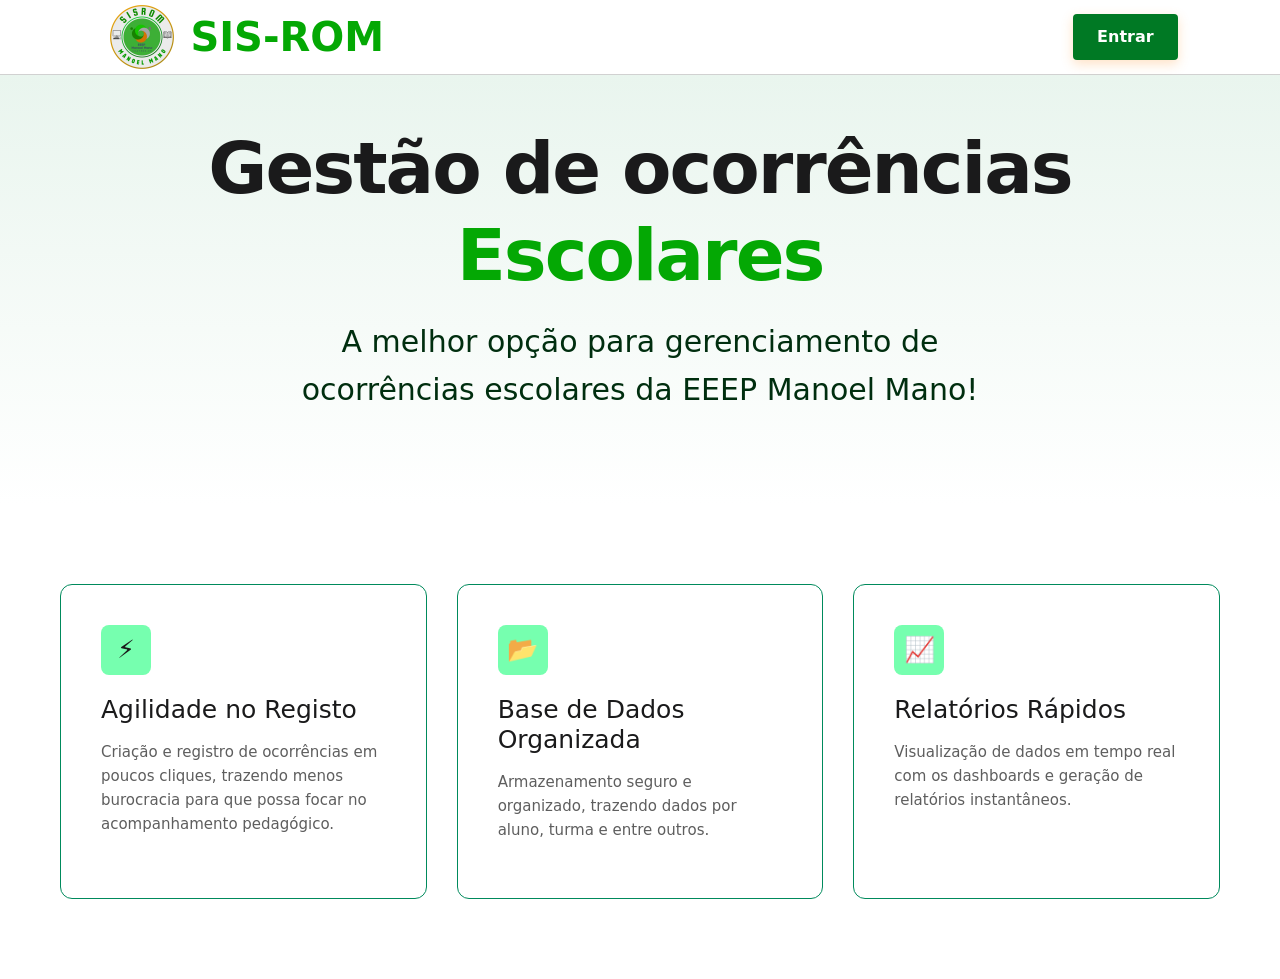
<file: index.html>
<!DOCTYPE html>
<html lang="pt-BR">

<head>
    <meta charset="UTF-8">
    <meta name="viewport" content="width=device-width, initial-scale=1.0">
    <title>SIS-ROM</title>
    <link rel="shortcut icon" href="src/assets/images/Logo Projeto Sem Fundo.png" type="image/x-icon">
    <link href="https://cdn.jsdelivr.net/npm/bootstrap@5.3.8/dist/css/bootstrap.min.css" rel="stylesheet" integrity="sha384-sRIl4kxILFvY47J16cr9ZwB07vP4J8+LH7qKQnuqkuIAvNWLzeN8tE5YBujZqJLB" crossorigin="anonymous">
    <link rel="stylesheet" href="src/style/style.css">
</head>
<body>
    <nav>
        <div class="logo">
            <div class="logo-box">
                <img src="src/assets/images/Logo Projeto Sem Fundo.png" style="height: 80px; width: 80px;" alt="Logo">
            </div>
            SIS-ROM
        </div>
        <div class="nav-links">
            <a href="src/pages/tela_login.php" class="btn-login">Entrar</a>
        </div>
    </nav>

    <section class="hero">
        <h1>Gestão de ocorrências <mark>Escolares</mark></h1>
        <p>A melhor opção para gerenciamento de ocorrências escolares da EEEP Manoel Mano!</p>
    </section>

    <div class="features-container" id="recursos">
        <div class="features-grid">
            <div class="feature-card">
                <div class="icon-box">⚡</div>
                <h3>Agilidade no Registo</h3>
                <p>Criação e registro de ocorrências em poucos cliques, trazendo menos burocracia para que possa focar no acompanhamento pedagógico.</p>
            </div>
            <div class="feature-card">
                <div class="icon-box">📂</div>
                <h3>Base de Dados Organizada</h3>
                <p>Armazenamento seguro e organizado, trazendo dados por aluno, turma e entre outros.</p>
            </div>
            <div class="feature-card">
                <div class="icon-box">📈</div>
                <h3>Relatórios Rápidos</h3>
                <p>Visualização de dados em tempo real com os dashboards e geração de relatórios instantâneos.</p>
            </div>
        </div>
    </div>
</body>
</html>
</file>
<file: src/style/style.css>
* {
    margin: 0;
    padding: 0;
    box-sizing: border-box;
}

body {
    background-color: #ffffff;
    color: #1a1a1b;
    line-height: 1.6;
    overflow-x: hidden;
}

nav {
    height: 75px;
    display: flex;
    align-items: center;
    justify-content: space-between;
    padding: 0 8%;
    border-bottom: 1px solid #d1d1d1;
    background: #ffffff;
    position: sticky;
    top: 0;
    z-index: 1000;
}

.logo {
    font-size: 40px;
    font-weight: 800;
    color: rgb(4, 168, 4);
    display: flex;
    align-items: center;
    justify-content: center;
    gap: 8px;
}

.nav-links {
    display: flex;
    gap: 35px;
    align-items: center;
}

.btn-login {
    background-color: rgb(0, 121, 36);
    color: #ffffff;
    padding: 10px 24px;
    border-radius: 4px;
    font-weight: 600;
    text-decoration: none;
    transition: transform 0.2s, box-shadow 0.2s;
    box-shadow: 0 4px 12px rgba(255, 159, 67, 0.3);
}

.btn-login:hover {
    transform: translateY(-2px);
    box-shadow: 0 8px 18px rgba(0, 180, 69, 0.4);
}

.hero {
    display: flex;
    flex-direction: column;
    align-items: center;
    text-align: center;
    padding: 50px 20px;
    background: linear-gradient(180deg, #e9f5ee 0%, #ffffff 100%);
}

.hero h1 {
    font-size: 4.5rem;
    font-weight: 800;
    margin-bottom: 20px;
    letter-spacing: -2px;
    color: #1a1a1b;
}

.hero h1 mark {
    background: none;
    color: rgb(4, 168, 4);
}

.hero p {
    font-size: 30px;
    color: #002e0f;
    max-width: 750px;
    margin-bottom: 40px;
}

.features-container {
    max-width: 1200px;
    margin: 0 auto;
    padding: 80px 20px;
}

.features-grid {
    display: grid;
    grid-template-columns: repeat(3, 1fr);
    gap: 30px;
}

.feature-card {
    padding: 40px;
    border-radius: 12px;
    background: #ffffff;
    border: 1px solid #008a5c;
    transition: border-color 0.3s, transform 0.3s;
}

.feature-card:hover {
    border-color: #2d7a4d;
    transform: translateY(-5px);
}

.icon-box {
    width: 50px;
    height: 50px;
    background: #76ffaf;
    border-radius: 8px;
    margin-bottom: 20px;
    display: flex;
    align-items: center;
    justify-content: center;
    font-size: 25px;
}

.feature-card h3 {
    margin-bottom: 15px;
    font-size: 25px;
    color: #1a1a1b;
}

.feature-card p {
    color: #5e5e5e;
    font-size: 15px;
}


/* Responsividade */
@media (max-width: 768px) {
    .features-grid {
        grid-template-columns: 1fr;
    }
}

@media (max-width: 480px) {
    .logo {
        font-size: 20px;
    }

    .hero h1 {
        font-size: 3rem;
    }

    .hero p {
        font-size: 18px;
    }
}

@media (max-width: 320px) {
    .logo {
        font-size: 17px;
    }

    .btn-login {
        padding: 8px 16px;
        font-size: 14px;
    }
}
</file>
